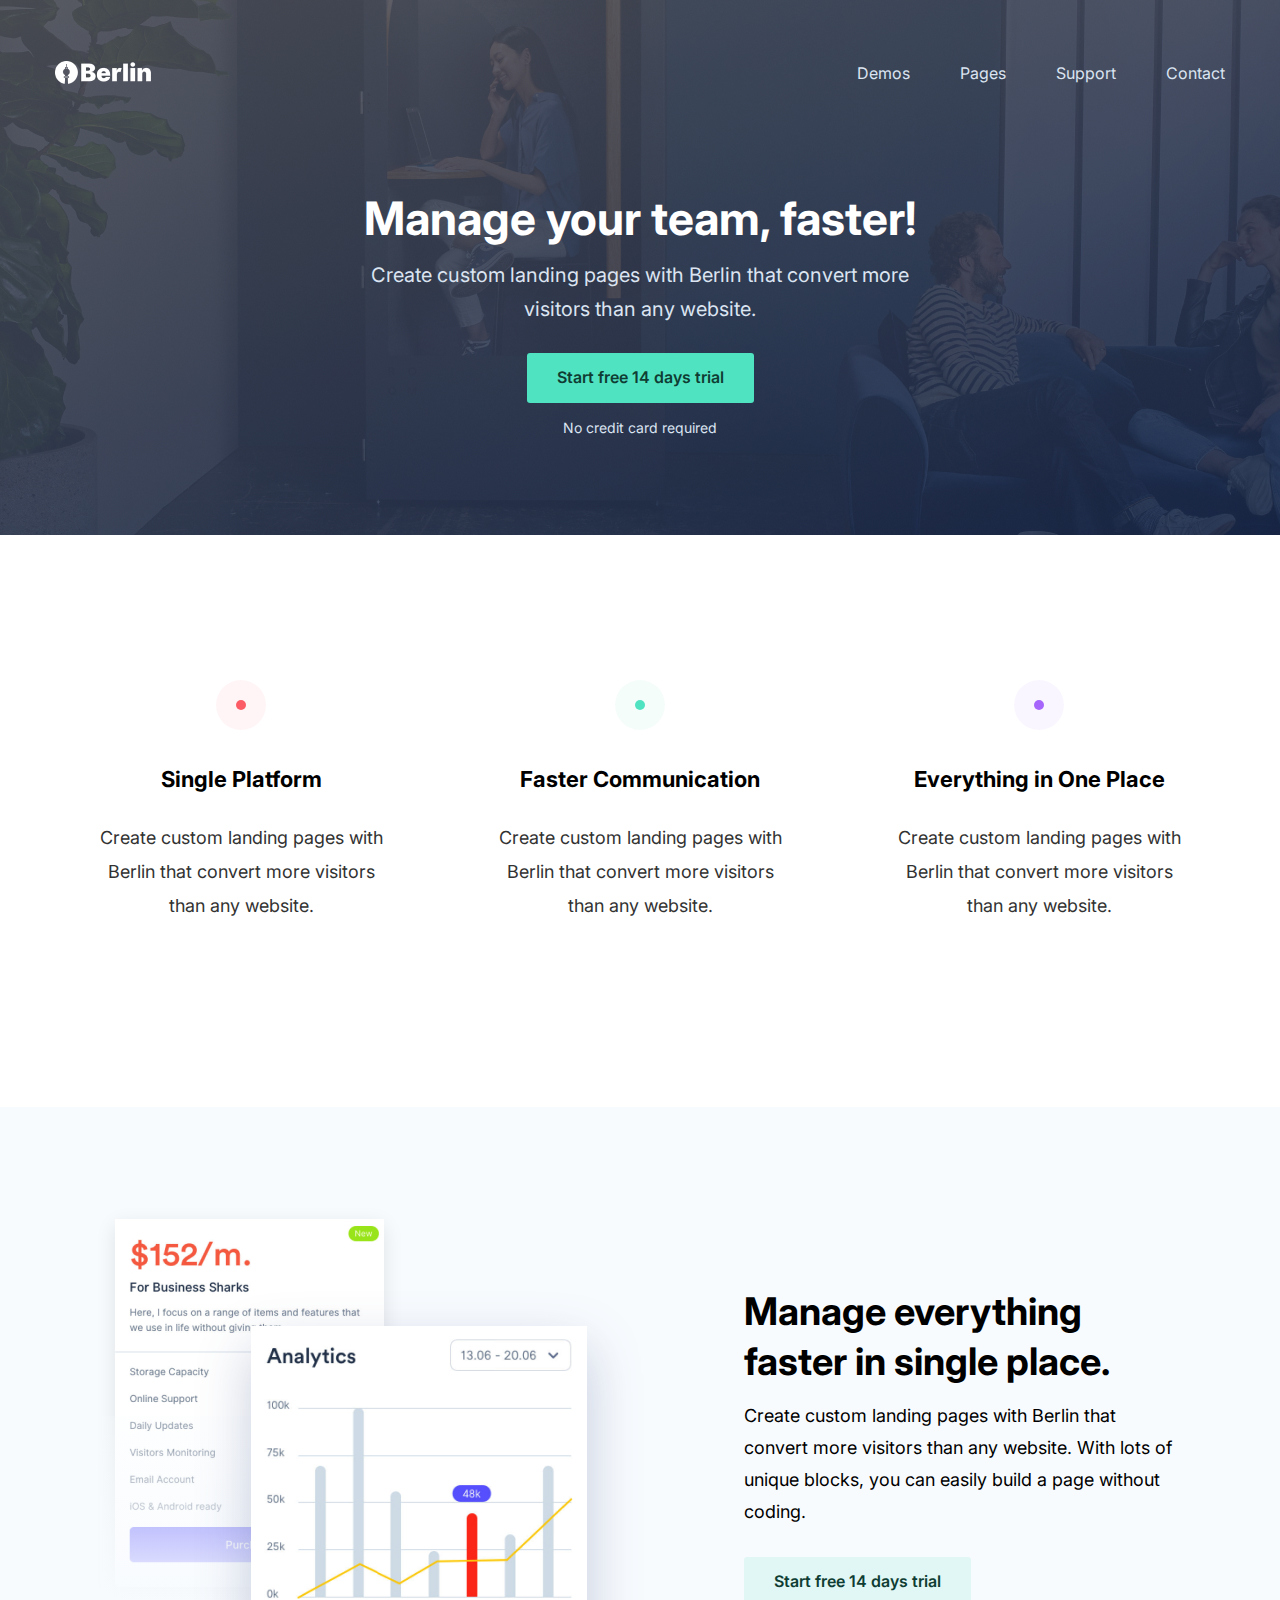
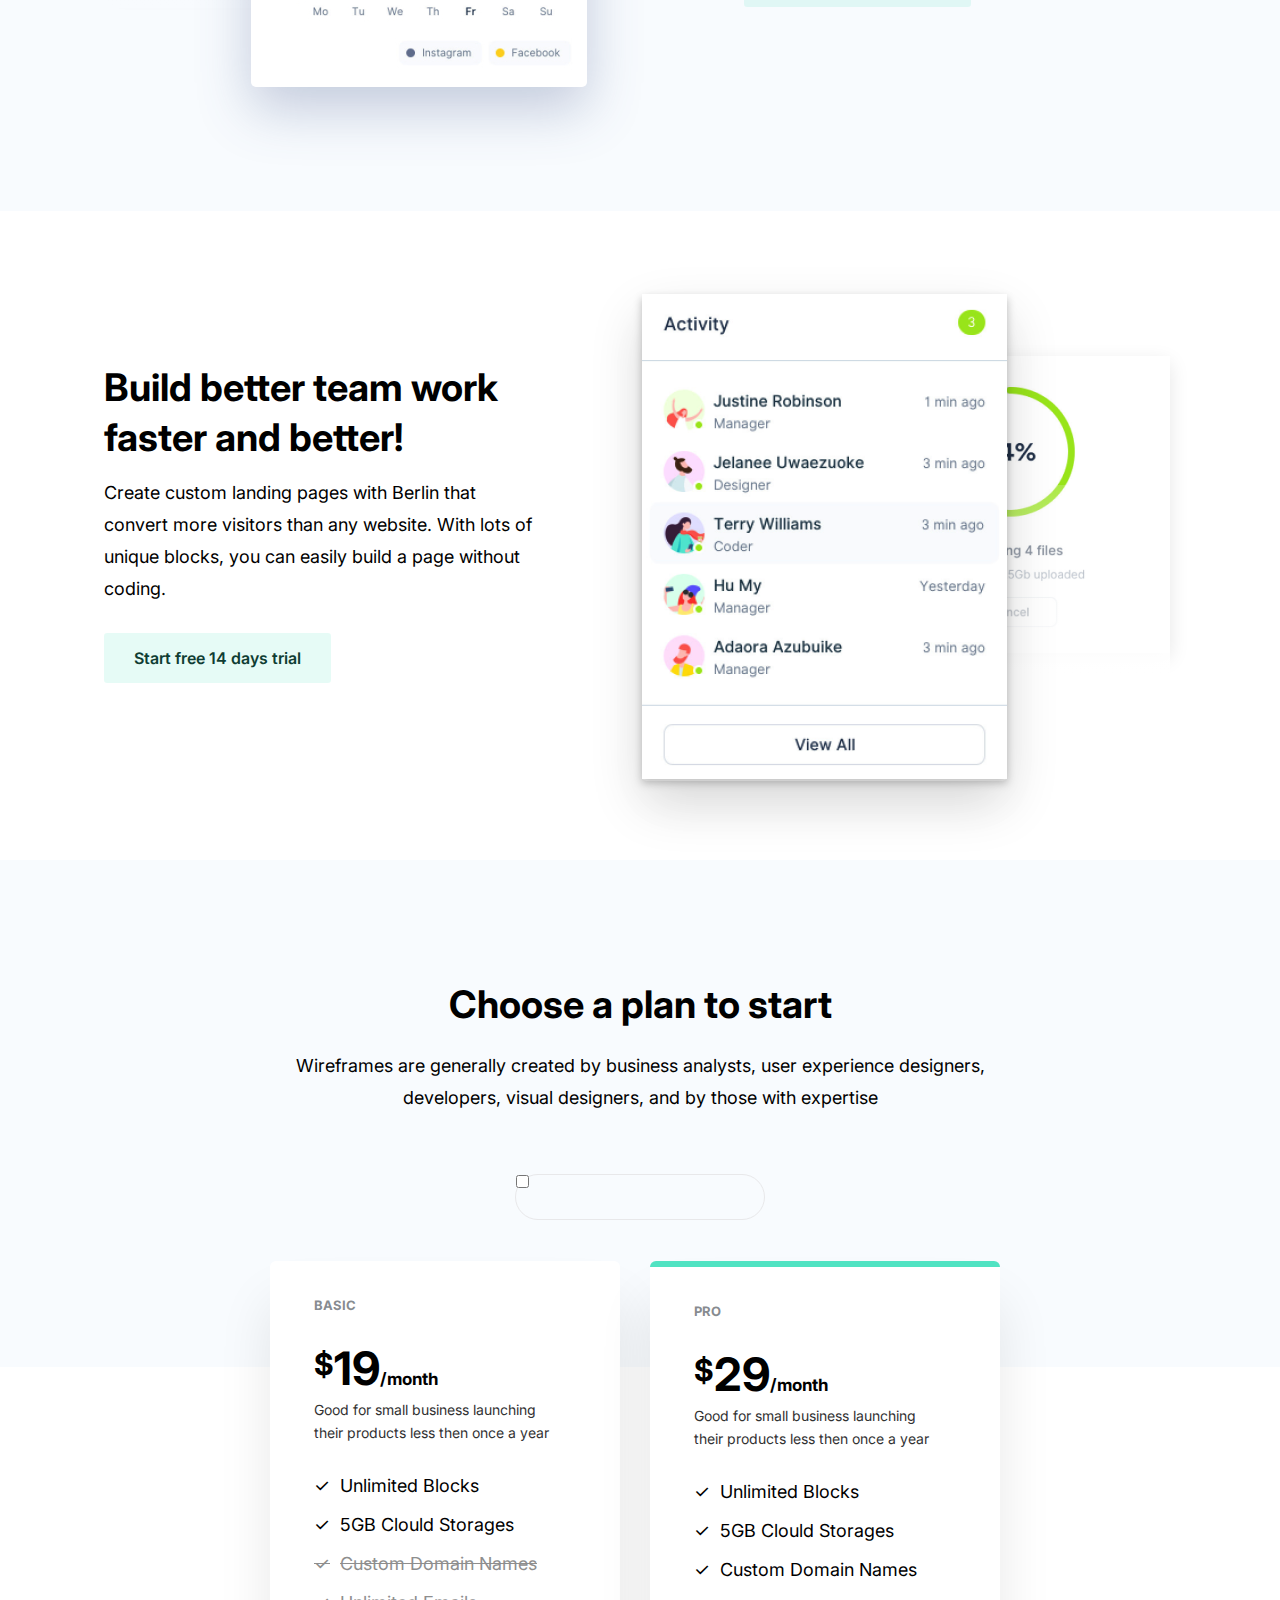
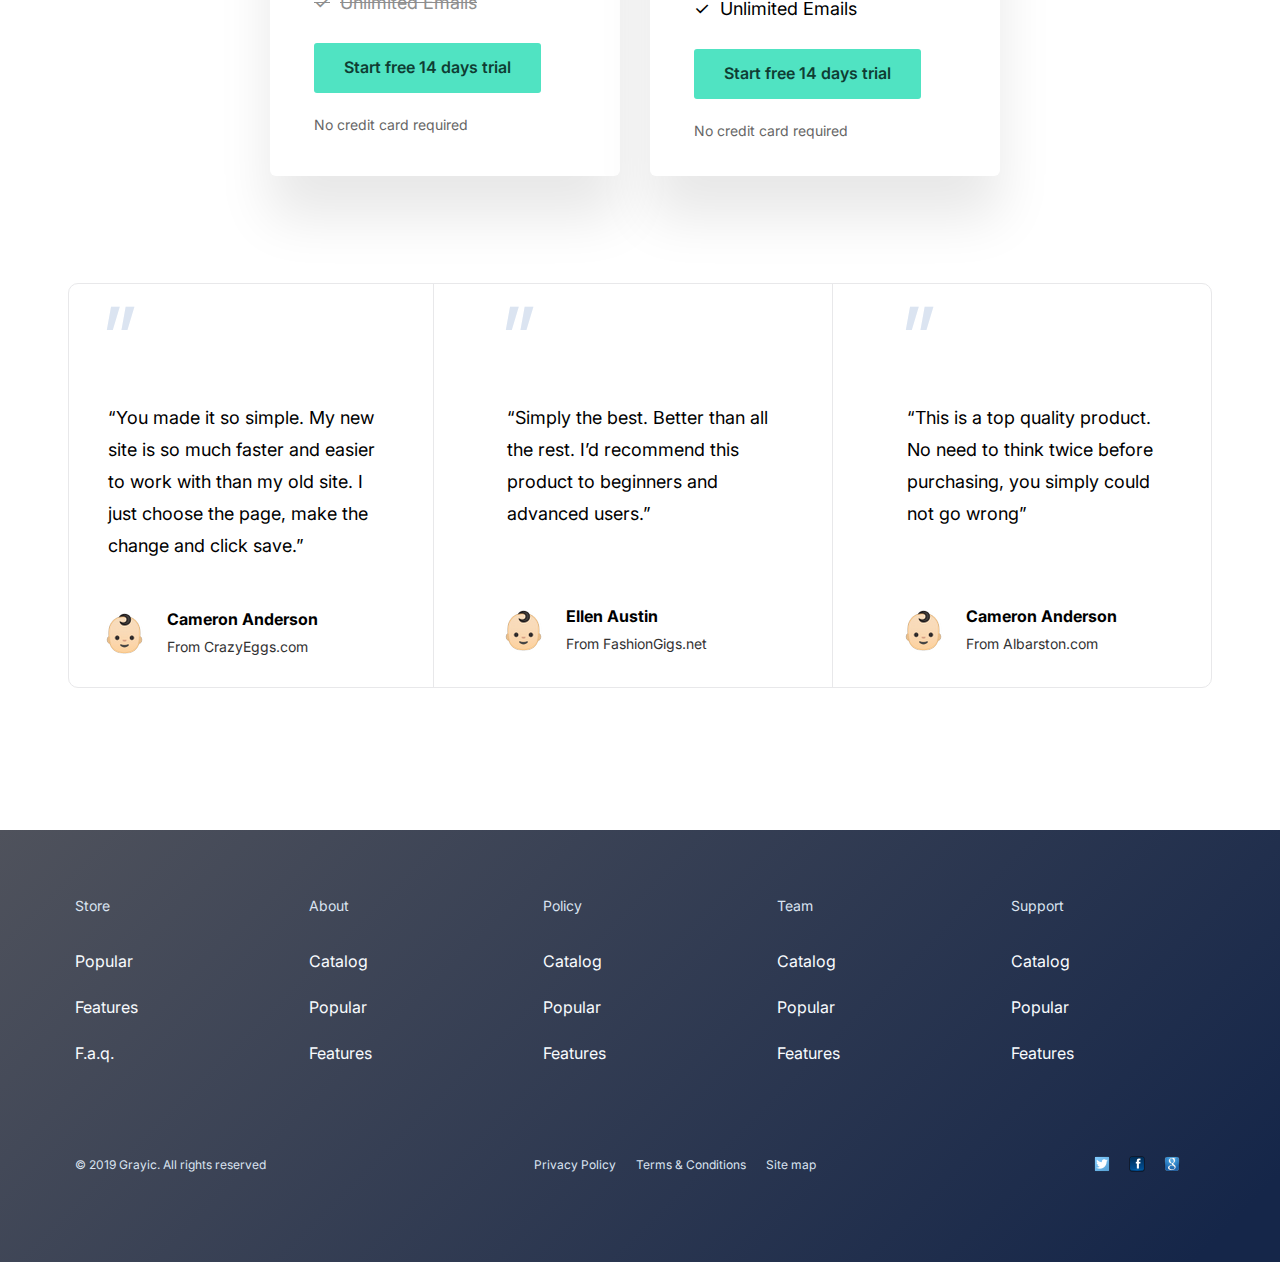
<file: index.html>
<!DOCTYPE html>
<html lang="en">
<head>
  <meta http-equiv="Content-Type" content="text/html; charset=UTF-8">
  <meta name="viewport" content="width=device-width,initial-scale=1,maximum-scale=1.0">
  <link rel="preconnect" href="https://fonts.googleapis.com">
  <link rel="preconnect" href="https://fonts.gstatic.com" crossorigin>
  <link href="https://fonts.googleapis.com/css2?family=Inter:wght@400;600;700&display=swap" rel="stylesheet">
  <link rel="stylesheet" href="css/style.css">
  <title>Berlin</title>
</head>
<body>
  <div class="wrapper">
    <header class="header">
      <div class="header__body">
        <div class="header__logo">
          <a href="index.html"><img src="img/logo.png" alt="Logo"></a>
        </div>
        <nav class="header__menu">
          <ul class="menu__list">
            <li class="menu__item"><a href="">Demos</a></li>
            <li class="menu__item"><a href="">Pages</a></li>
            <li class="menu__item"><a href="">Support</a></li>
            <li class="menu__item"><a href="contact.html">Contact</a></li>
          </ul>
        </nav>
      </div>
    </header>

    <div class="content-top">
      <div class="content-top__container">
        <h2 class="content-top__title">Manage your team, faster!</h2>
        <p class="content-top__text">
          Create custom landing pages with Berlin that convert more visitors than any website.
        </p>
        <button class="content-top__button button-dark">
          Start free 14 days trial
        </button>
        <p class="content-top__not-cart not-cart">No credit card required</p>

      </div>
    </div>

    <div class="feature">
      <div class="feature__container">
        <div class="feature__item">
          <div class="feature__button-red">
            <div class="feature__button-small"></div>
          </div>
          <h2 class="feature__item__title">Single Platform</h2>
          <p class="feature__item__text">
            Create custom landing pages with Berlin that convert more visitors than any website.
          </p>
        </div>
        <div class="feature__item-line block-vert-line"></div>
        <div class="feature__item">
          <div class="feature__button-blue">
            <div class="feature__button-small"></div>
          </div>
          <h2 class="feature__item__title">Faster Communication</h2>
          <p class="feature__item__text">
            Create custom landing pages with Berlin that convert more visitors than any website.
          </p>
        </div>
        <div class="feature__item-line block-vert-line"></div>
        <div class="feature__item">
          <div class="feature__button-violet">
            <div class="feature__button-small"></div>
          </div>
          <h2 class="feature__item__title">Everything in One Place</h2>
          <p class="feature__item__text">
            Create custom landing pages with Berlin that convert more visitors than any website.
          </p>
        </div>
      </div>
    </div>

    <div class="content__block1">
      <div class="content__block1-container">
        <div class="content__block1__img">
          <div class="content__block1__img transparent-layer"></div>
          <div class="analytics-img">
            <img src="img/2.jpg" alt="analytics">
          </div>
          <div class="deposit-img">
            <img src="img/Bitmap.jpg" alt="course">
          </div>
        </div>
        <div class="content__block1-content">
          <h2 class="content__block1__title">Manage everything faster in single place.</h2>
          <p class="content__block1__text">
            Create custom landing pages with Berlin that convert more visitors than any website. With lots of unique blocks, you can easily build a page without coding.
          </p>
          <button class="content__block1__button button-lite">
            Start free 14 days trial
          </button>
        </div>
      </div>
    </div>
    <div class="content__block2">
      <div class="content__block2-container">
        <div class="content__block2__img">
          <div class="uploading-img">
            <img src="img/uploading1.png" alt="">
          </div>
          <div class="activity-img">
            <img src="img/activity2.jpg" alt="">
          </div>
          <div class="content__block2__img transparent-layer"></div>
        </div>
        <div class="content__block2-content">
          <h2 class="content__block2__title">Build better team work faster and better!</h2>
          <p class="content__block2__text">
            Create custom landing pages with Berlin that convert more visitors than any website. With lots of unique blocks, you can easily build a page without coding.
          </p>
          <button class="content__block2__button button-lite">
            Start free 14 days trial
          </button>

        </div>
      </div>
    </div>
    <div class="pricing">
      <div class="pricing__container_background"></div>
      <div class="pricing__container">
          <h2 class="pricing__title">Choose a plan to start</h2>
          <p class="pricing__text">Wireframes are generally created by business analysts, user experience designers, <br> developers, visual designers, and by those with expertise</p>
        <div class="pricing__list">
          <label class="checkbox">
            <input type="checkbox">
          </label>
          <div class="price__block">
            <div class="price__basic price">
              <p class="rate">basic</p>
              <ul class="rate-month">
                <li class="currency">$</li>
                <li class="money">19</li>
                <li class="period">/month</li>
              </ul>
              <p class="price__basic-text">Good for small business launching their products less then once a year</p>
              <ul class="price__basic-list list">
                <li>Unlimited Blocks</li>
                <li>5GB Clould Storages</li>
                <li>Custom Domain Names</li>
                <li>Unlimited Emails</li>
              </ul>
              <button class="content-top__button button-dark">
                Start free 14 days trial
              </button>
              <p class="not-cart">No credit card required</p>
            </div>
            <div class="price__pro price">
              <p class="rate">pro</p>
              <ul class="rate-month">
                <li class="currency">$</li>
                <li class="money">29</li>
                <li class="period">/month</li>
              </ul>
              <p class="price__basic-text">Good for small business launching their products less then once a year</p>
              <ul class="price__pro-list list">
                <li>Unlimited Blocks</li>
                <li>5GB Clould Storages</li>
                <li>Custom Domain Names</li>
                <li>Unlimited Emails</li>
              </ul>
              <button class="content-top__button button-dark">
                Start free 14 days trial
              </button>
              <p class="not-cart">No credit card required</p>
            </div>
          </div>
        </div>
      </div>
      </div>
    <div class="reviews">
      <div class="reviews__container">
        <div class="reviews__block">
          <ul class="reviews__block-list">
            <li class="noname">&#8221</li>
            <li class="reviews_text">“You made it so simple. My new site is so much faster and easier to work with than my old site. I just choose the page, make the change and click save.”</li>
            <li class="reviews_avatar"><img src="img/avatar-baby43.png" alt="avatar"/></li>
            <li class="reviews_name">Cameron Anderson</li>
            <li class="reviews_mail">From CrazyEggs.com</li>
          </ul>
        </div>
        <div class="reviews__block">
          <ul class="reviews__block-list">
            <li class="noname">&#8221</li>
            <li class="reviews_text">“Simply the best. Better than all the rest. I’d recommend this product to beginners and advanced users.”</li>
            <li class="reviews_avatar"><img src="img/avatar-baby43.png" alt="avatar"/></li>
            <li class="reviews_name">Ellen Austin</li>
            <li class="reviews_mail">From FashionGigs.net</li>
          </ul>
        </div>
        <div class="reviews__block">
          <ul class="reviews__block-list">
            <li class="noname">&#8221</li>
            <li class="reviews_text">“This is a top quality product. No need to think twice before purchasing, you simply could not go wrong”</li>
            <li class="reviews_avatar"><img src="img/avatar-baby43.png" alt="avatar"/></li>
            <li class="reviews_name">Cameron Anderson</li>
            <li class="reviews_mail">From Albarston.com</li>
          </ul>
        </div>
      </div>
    </div>
    <footer class="footer">
      <div class="footer__container">
        <nav class="footer__menu-block">
          <ul class="footer__menu">
            <li class="footer__menu-list"><a href="">Store</a></li>
            <li class="footer__menu-list"><a href="">Popular</a></li>
            <li class="footer__menu-list"><a href="">Features</a></li>
            <li class="footer__menu-list"><a href="">F.a.q.</a></li>
          </ul>
          <ul class="footer__menu">
            <li class="footer__menu-list"><a href="">About</a></li>
            <li class="footer__menu-list"><a href="">Catalog</a></li>
            <li class="footer__menu-list"><a href="">Popular</a></li>
            <li class="footer__menu-list"><a href="">Features</a></li>
          </ul>
          <ul class="footer__menu">
            <li class="footer__menu-list"><a href="">Policy</a></li>
            <li class="footer__menu-list"><a href="">Catalog</a></li>
            <li class="footer__menu-list"><a href="">Popular</a></li>
            <li class="footer__menu-list"><a href="">Features</a></li>
          </ul>
          <ul class="footer__menu">
            <li class="footer__menu-list"><a href="">Team</a></li>
            <li class="footer__menu-list"><a href="">Catalog</a></li>
            <li class="footer__menu-list"><a href="">Popular</a></li>
            <li class="footer__menu-list"><a href="">Features</a></li>
          </ul>
          <ul class="footer__menu">
            <li class="footer__menu-list"><a href="">Support</a></li>
            <li class="footer__menu-list"><a href="">Catalog</a></li>
            <li class="footer__menu-list"><a href="">Popular</a></li>
            <li class="footer__menu-list"><a href="">Features</a></li>
          </ul>
        </nav>
        <div class="footer__bottom">
          <p class="reserved">© 2019 Grayic. All rights reserved</p>
          <ul class="footer__bottom-items">
            <li><a href="">Privacy Policy</a></li>
            <li><a href="">Terms & Conditions</a> </li>
            <li><a href="">Site map</a> </li>
          </ul>
          <div class="social">
            <a href=""><img src="img/Twitter-icon%20(16x16).png" alt="twitter"></a>
            <a href=""><img src="img/Social-Network-Facebook-icon.png" alt="facebook"></a>
            <a href=""><img src="img/google-icon.png" alt="google"></a>
          </div>
        </div>
      </div>

    </footer>
  </div>
</body>
</html>
</file>
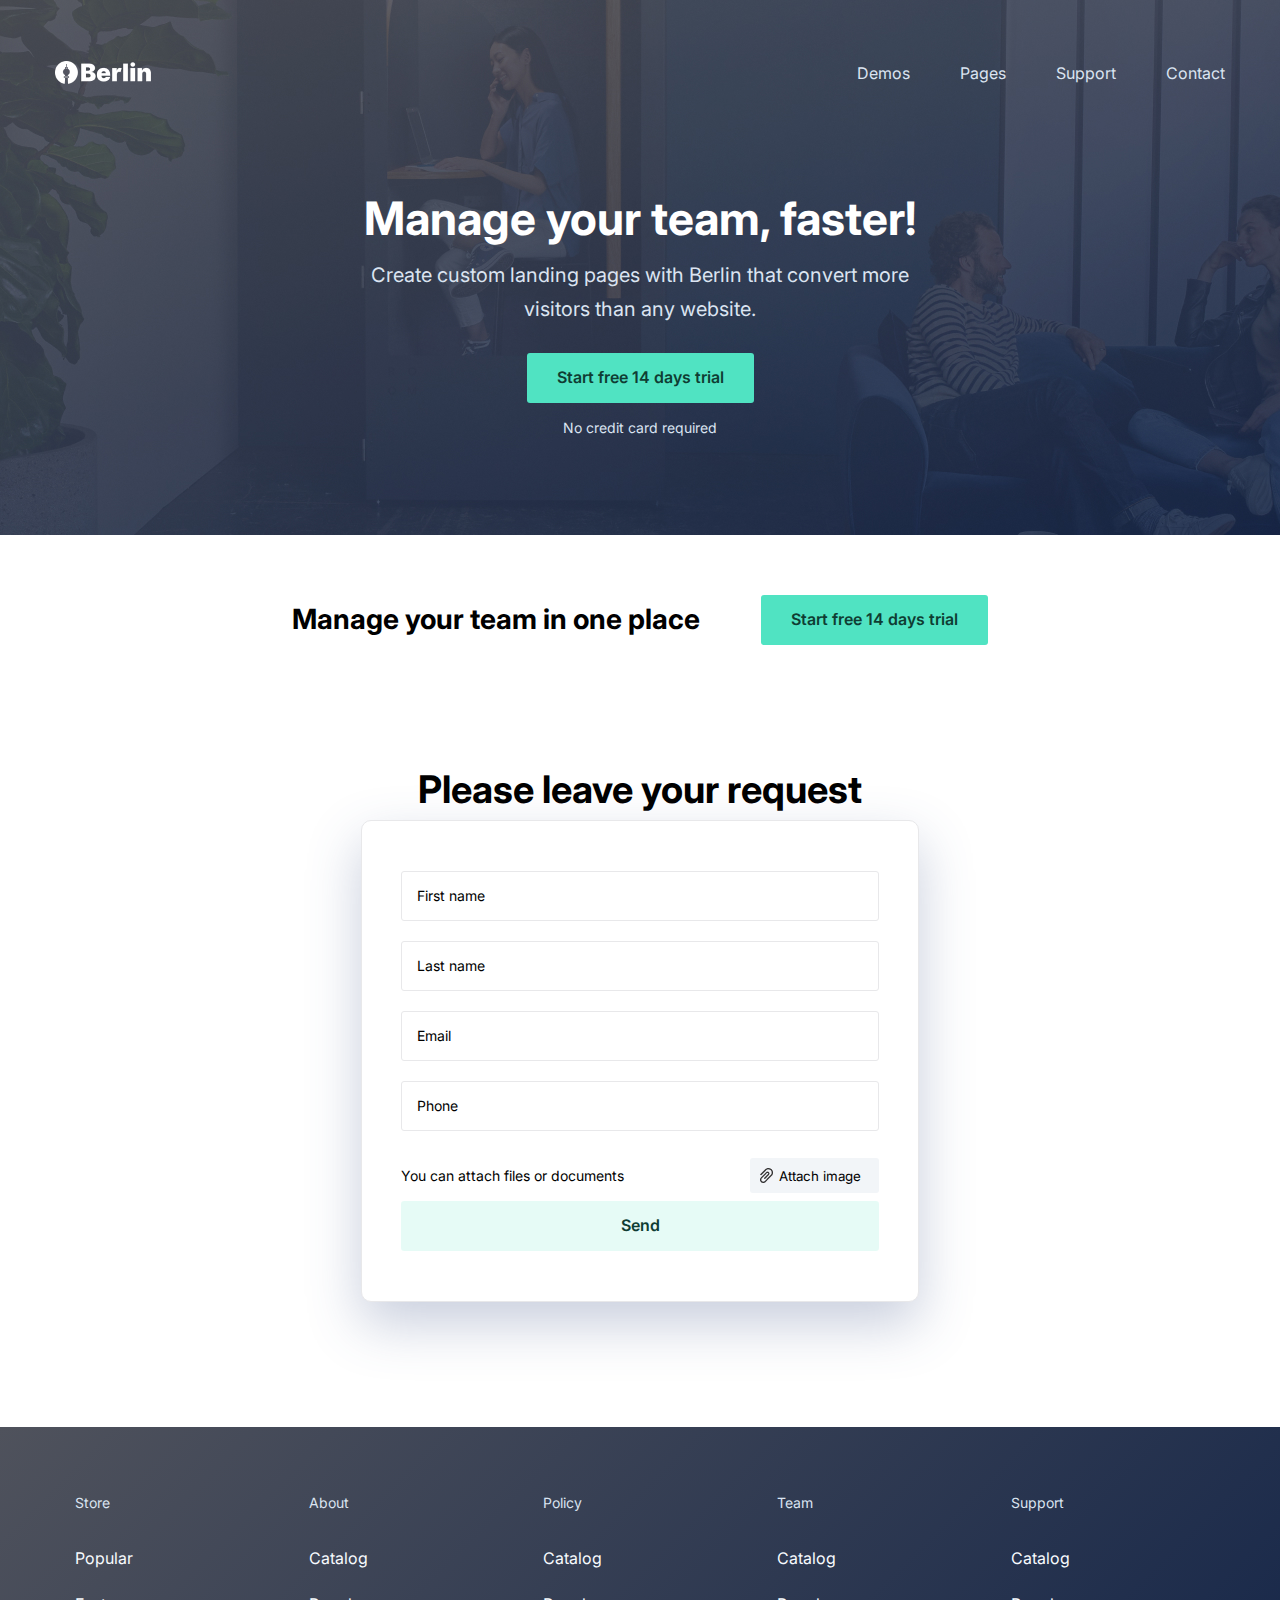
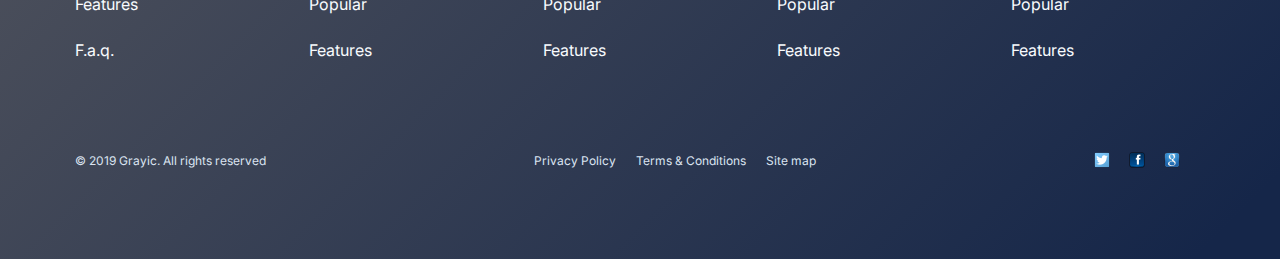
<file: contact.html>
<!DOCTYPE html>
<html lang="en">
<head>
    <meta http-equiv="Content-Type" content="text/html; charset=UTF-8">
    <meta name="viewport" content="width=device-width,initial-scale=1,maximum-scale=1.0">
    <link rel="preconnect" href="https://fonts.googleapis.com">
    <link rel="preconnect" href="https://fonts.gstatic.com" crossorigin>
    <link href="https://fonts.googleapis.com/css2?family=Inter:wght@400;600;700&display=swap" rel="stylesheet">
    <link rel="stylesheet" href="css/style.css">
    <title>Contact_Berlin</title>
</head>
<body>
<div class="wrapper">
    <header class="header">
        <div class="header__body">
            <div class="header__logo">
                <a href="index.html"><img src="img/logo.png" alt="Logo"></a>
            </div>
            <nav class="header__menu">
                <ul class="menu__list">
                    <li class="menu__item"><a href="">Demos</a></li>
                    <li class="menu__item"><a href="">Pages</a></li>
                    <li class="menu__item"><a href="">Support</a></li>
                    <li class="menu__item"><a href="">Contact</a></li>
                </ul>
            </nav>
        </div>
    </header>
    <div class="content-top content-top_contact">
        <div class="content-top__container">
            <h2 class="content-top__title">Manage your team, faster!</h2>
            <p class="content-top__text">
                Create custom landing pages with Berlin that convert more visitors than any website.
            </p>
            <button class="content-top__button button-dark">
                Start free 14 days trial
            </button>
            <p class="content-top__not-cart not-cart">No credit card required</p>

        </div>
    </div>
    <div class="Manage">
        <h2 class="Manage__title">Manage your team in one place</h2>
        <button class="Manage__button button-dark">
            Start free 14 days trial
        </button>
    </div>
    <div class="feedback">
        <div class="feedback__container">
            <h2 class="feedback__title">Please leave your request</h2>

            <div class="feedback__form-block">

                <form class="feedback__form-block_item">
                    <input class="feedback__form-item" type="text" name="firstname" value="First name">
                    <input class="feedback__form-item" type="text" name="lastname" value="Last name">
                    <input class="feedback__form-item" type="text" name="e-mail" value="Email">
                    <input class="feedback__form-item" type="text" name="phone" value="Phone">
                </form>
                <div class="attach__file">
                    <p>You can attach files or documents</p>
                    <button class="attach__file_button">Attach image</button>
                </div>
                <button class="feedback__form-block_button button-lite">
                    Send
                </button>
            </div>
        </div>
    </div>

    <footer class="footer">
        <div class="footer__container">
            <nav class="footer__menu-block">
                <ul class="footer__menu">
                    <li class="footer__menu-list"><a href="">Store</a></li>
                    <li class="footer__menu-list"><a href="">Popular</a></li>
                    <li class="footer__menu-list"><a href="">Features</a></li>
                    <li class="footer__menu-list"><a href="">F.a.q.</a></li>
                </ul>
                <ul class="footer__menu">
                    <li class="footer__menu-list"><a href="">About</a></li>
                    <li class="footer__menu-list"><a href="">Catalog</a></li>
                    <li class="footer__menu-list"><a href="">Popular</a></li>
                    <li class="footer__menu-list"><a href="">Features</a></li>
                </ul>
                <ul class="footer__menu">
                    <li class="footer__menu-list"><a href="">Policy</a></li>
                    <li class="footer__menu-list"><a href="">Catalog</a></li>
                    <li class="footer__menu-list"><a href="">Popular</a></li>
                    <li class="footer__menu-list"><a href="">Features</a></li>
                </ul>
                <ul class="footer__menu">
                    <li class="footer__menu-list"><a href="">Team</a></li>
                    <li class="footer__menu-list"><a href="">Catalog</a></li>
                    <li class="footer__menu-list"><a href="">Popular</a></li>
                    <li class="footer__menu-list"><a href="">Features</a></li>
                </ul>
                <ul class="footer__menu">
                    <li class="footer__menu-list"><a href="">Support</a></li>
                    <li class="footer__menu-list"><a href="">Catalog</a></li>
                    <li class="footer__menu-list"><a href="">Popular</a></li>
                    <li class="footer__menu-list"><a href="">Features</a></li>
                </ul>
            </nav>
            <div class="footer__bottom">
                <p class="reserved">© 2019 Grayic. All rights reserved</p>
                <ul class="footer__bottom-items">
                    <li><a href="">Privacy Policy</a></li>
                    <li><a href="">Terms & Conditions</a> </li>
                    <li><a href="">Site map</a> </li>
                </ul>
                <div class="social">
                    <a href=""><img src="img/Twitter-icon%20(16x16).png" alt="twitter"></a>
                    <a href=""><img src="img/Social-Network-Facebook-icon.png" alt="facebook"></a>
                    <a href=""><img src="img/google-icon.png" alt="google"></a>
                </div>
            </div>
        </div>

    </footer>
</div>
</body>
</html>
</file>
<file: css/style.css>
@charset "UTF-8";
* {
  padding: 0;
  margin: 0;
  border: 0;
}

*, *:before, *:after {
  -webkit-box-sizing: border-box;
  box-sizing: border-box;
}

:focus, :active {
  outline: none;
}

a:focus, a:active {
  outline: none;
}

nav, footer, header, aside {
  display: block;
}

html, body {
  height: 100%;
  width: 100%;
  line-height: 1;
  font-size: 14px;
  -ms-text-size-adjust: 100%;
  -moz-text-size-adjust: 100%;
  -webkit-text-size-adjust: 100%;
}

input, button, textarea {
  font-family: inherit;
}

input::-ms-clear {
  display: none;
}

button {
  cursor: pointer;
}

button::-moz-focus-inner {
  padding: 0;
  border: 0;
}

a, a:visited {
  text-decoration: none;
}

a:hover {
  text-decoration: none;
}

ul li {
  list-style: none;
}

img {
  vertical-align: top;
}

h1, h2, h3, h4, h5, h6 {
  font-size: inherit;
  font-weight: 400;
}

.button-lite, .button-dark {
  border-radius: 3px;
  min-width: 227px;
  min-height: 50px;
  display: -webkit-box;
  display: -ms-flexbox;
  display: flex;
  -webkit-box-pack: center;
      -ms-flex-pack: center;
          justify-content: center;
  -webkit-box-align: center;
      -ms-flex-align: center;
          align-items: center;
  font: 600 16px/119% "Inter", sans-serif;
  color: #0F3D33;
  padding: 5px 10px;
}

.button-dark {
  background-color: #50e3c2;
}

.button-lite {
  background-color: rgba(80, 227, 194, 0.14);
}

.wrapper {
  min-width: 100%;
  min-height: 100%;
}
.wrapper .header {
  position: absolute;
  left: 0;
  top: 0;
  width: 100%;
}
.wrapper .header .header__body {
  min-height: 145px;
  max-width: 1190px;
  padding: 10px;
  display: -webkit-box;
  display: -ms-flexbox;
  display: flex;
  -webkit-box-pack: justify;
      -ms-flex-pack: justify;
          justify-content: space-between;
  -webkit-box-align: center;
      -ms-flex-align: center;
          align-items: center;
  margin: 0 auto;
}
@media (max-width: 440px) {
  .wrapper .header .header__body {
    display: -webkit-box;
    display: -ms-flexbox;
    display: flex;
    -webkit-box-orient: vertical;
    -webkit-box-direction: normal;
        -ms-flex-direction: column;
            flex-direction: column;
    -webkit-box-align: center;
        -ms-flex-align: center;
            align-items: center;
    padding-top: 50px;
  }
}
.wrapper .header .header__body .header__menu .menu__list {
  display: -webkit-box;
  display: -ms-flexbox;
  display: flex;
  -webkit-box-pack: end;
      -ms-flex-pack: end;
          justify-content: flex-end;
  -webkit-box-align: center;
      -ms-flex-align: center;
          align-items: center;
  -ms-flex-wrap: wrap;
      flex-wrap: wrap;
}
.wrapper .header .header__body .header__menu .menu__list .menu__item {
  margin-left: 50px;
}
@media (max-width: 540px) {
  .wrapper .header .header__body .header__menu .menu__list .menu__item {
    margin-left: 20px;
  }
}
@media (max-width: 440px) {
  .wrapper .header .header__body .header__menu .menu__list .menu__item {
    margin-left: 10px;
  }
}
.wrapper .header .header__body .header__menu .menu__list .menu__item a {
  font: 16px/150% "Inter", sans-serif;
  color: #DBE4F1;
}
@media (max-width: 440px) {
  .wrapper .header .header__body .header__menu .menu__list .menu__item a {
    font: 18px/150% "Inter", sans-serif;
  }
}
.wrapper .content-top {
  background: url("../img/top-content-bg.jpg") center center/cover no-repeat;
  margin-bottom: 135px;
}
@media (min-width: 936px) and (max-width: 1199px) {
  .wrapper .content-top {
    margin-bottom: 40px;
  }
}
@media (max-width: 937px) {
  .wrapper .content-top {
    margin-bottom: 30px;
  }
}
.wrapper .content-top .content-top__container {
  max-width: 1190px;
  padding: 185px 10px 20px 10px;
  min-height: 535px;
  margin: 0 auto;
  display: -webkit-box;
  display: -ms-flexbox;
  display: flex;
  display: flex;
  -webkit-box-orient: vertical;
  -webkit-box-direction: normal;
      -ms-flex-direction: column;
          flex-direction: column;
  -webkit-box-align: center;
      -ms-flex-align: center;
          align-items: center;
}
.wrapper .content-top .content-top__title {
  font-family: "Inter", sans-serif;
  font-size: 46px;
  line-height: 147.8260869565%;
  color: #FFFFFF;
  font-weight: bold;
  margin-bottom: 5px;
  text-align: center;
}
.wrapper .content-top .content-top__text {
  font-family: "Inter", sans-serif;
  font-size: 20px;
  line-height: 170%;
  color: #DBE4F1;
  margin-bottom: 27px;
  max-width: 560px;
  text-align: center;
}
.wrapper .content-top .not-cart {
  font: 14px/28px "Inter", sans-serif;
  color: #DBE4F1;
}
.wrapper .content-top .content-top__button {
  margin-bottom: 11px;
}
.wrapper .feature {
  margin-bottom: 175px;
}
@media (min-width: 936px) and (max-width: 1199px) {
  .wrapper .feature {
    margin-bottom: 50px;
  }
}
@media (max-width: 937px) {
  .wrapper .feature {
    margin-bottom: 30px;
  }
}
.wrapper .feature .feature__container {
  display: -webkit-box;
  display: -ms-flexbox;
  display: flex;
  -webkit-box-pack: justify;
      -ms-flex-pack: justify;
          justify-content: space-between;
  -ms-flex-wrap: wrap;
      flex-wrap: wrap;
  margin: 0 auto;
  max-width: 1110px;
}
@media (min-width: 420px) and (max-width: 940px) {
  .wrapper .feature .feature__container {
    -webkit-box-pack: center;
        -ms-flex-pack: center;
            justify-content: center;
    -ms-flex-wrap: nowrap;
        flex-wrap: nowrap;
  }
}
@media (max-width: 419px) {
  .wrapper .feature .feature__container {
    display: -webkit-box;
    display: -ms-flexbox;
    display: flex;
    -webkit-box-orient: vertical;
    -webkit-box-direction: normal;
        -ms-flex-direction: column;
            flex-direction: column;
    -webkit-box-align: center;
        -ms-flex-align: center;
            align-items: center;
  }
}
.wrapper .feature .block-vert-line {
  background-color: #E8E8EA;
  display: -webkit-box;
  display: -ms-flexbox;
  display: flex;
  border: 1px solid white;
  height: 115px;
  margin-top: 115px;
  padding: 0;
}
@media (max-width: 419px) {
  .wrapper .feature .block-vert-line {
    display: none;
  }
}
.wrapper .feature .feature__item {
  display: -webkit-box;
  display: -ms-flexbox;
  display: flex;
  -webkit-box-orient: vertical;
  -webkit-box-direction: normal;
      -ms-flex-direction: column;
          flex-direction: column;
  -webkit-box-align: center;
      -ms-flex-align: center;
          align-items: center;
  max-width: 312px;
  padding: 10px;
}
.wrapper .feature .feature__item__title {
  font-family: "Inter", sans-serif;
  font-size: 22px;
  line-height: 154.5454545455%;
  color: #000000;
  font-weight: bold;
  margin-top: 33px;
  margin-bottom: 24px;
}
@media (min-width: 420px) and (max-width: 940px) {
  .wrapper .feature .feature__item__title {
    font-family: "Inter", sans-serif;
    font-size: 17px;
    line-height: 20px;
    font-weight: bold;
    text-align: center;
  }
}
@media (max-width: 419px) {
  .wrapper .feature .feature__item__title {
    margin: 10px 0;
  }
}
.wrapper .feature .feature__item__text {
  font-family: "Inter", sans-serif;
  font-size: 18px;
  line-height: 188.8888888889%;
  color: #323232;
  text-align: center;
}
@media (min-width: 420px) and (max-width: 940px) {
  .wrapper .feature .feature__item__text {
    font-family: "Inter", sans-serif;
    font-size: 15px;
    line-height: 20px;
    color: #323232;
    text-align: center;
  }
}
.wrapper .feature .feature__button-red {
  width: 50px;
  height: 50px;
  border-radius: 50%;
  display: -webkit-box;
  display: -ms-flexbox;
  display: flex;
  -webkit-box-pack: center;
      -ms-flex-pack: center;
          justify-content: center;
  -webkit-box-align: center;
      -ms-flex-align: center;
          align-items: center;
  background-color: rgba(252, 92, 101, 0.06);
}
.wrapper .feature .feature__button-red .feature__button-small {
  width: 10px;
  height: 10px;
  border-radius: 50%;
  display: -webkit-box;
  display: -ms-flexbox;
  display: flex;
  -webkit-box-pack: center;
      -ms-flex-pack: center;
          justify-content: center;
  -webkit-box-align: center;
      -ms-flex-align: center;
          align-items: center;
  background-color: #fc5c65;
}
.wrapper .feature .feature__button-blue {
  width: 50px;
  height: 50px;
  border-radius: 50%;
  display: -webkit-box;
  display: -ms-flexbox;
  display: flex;
  -webkit-box-pack: center;
      -ms-flex-pack: center;
          justify-content: center;
  -webkit-box-align: center;
      -ms-flex-align: center;
          align-items: center;
  background-color: rgba(80, 227, 194, 0.06);
}
.wrapper .feature .feature__button-blue .feature__button-small {
  width: 10px;
  height: 10px;
  border-radius: 50%;
  display: -webkit-box;
  display: -ms-flexbox;
  display: flex;
  -webkit-box-pack: center;
      -ms-flex-pack: center;
          justify-content: center;
  -webkit-box-align: center;
      -ms-flex-align: center;
          align-items: center;
  background-color: #50e3c2;
}
.wrapper .feature .feature__button-violet {
  width: 50px;
  height: 50px;
  border-radius: 50%;
  display: -webkit-box;
  display: -ms-flexbox;
  display: flex;
  -webkit-box-pack: center;
      -ms-flex-pack: center;
          justify-content: center;
  -webkit-box-align: center;
      -ms-flex-align: center;
          align-items: center;
  background-color: rgba(166, 101, 251, 0.06);
}
.wrapper .feature .feature__button-violet .feature__button-small {
  width: 10px;
  height: 10px;
  border-radius: 50%;
  display: -webkit-box;
  display: -ms-flexbox;
  display: flex;
  -webkit-box-pack: center;
      -ms-flex-pack: center;
          justify-content: center;
  -webkit-box-align: center;
      -ms-flex-align: center;
          align-items: center;
  background-color: #a665fb;
}
.wrapper .content__block1 {
  background-color: #F8FBFE;
}
.wrapper .content__block1 .content__block1-container {
  margin: 0 auto;
  max-width: 1080px;
  min-height: 704px;
  display: -webkit-box;
  display: -ms-flexbox;
  display: flex;
  -webkit-box-align: center;
      -ms-flex-align: center;
          align-items: center;
  -webkit-box-pack: justify;
      -ms-flex-pack: justify;
          justify-content: space-between;
  -ms-flex-wrap: wrap;
      flex-wrap: wrap;
}
@media (min-width: 320px) and (max-width: 1200px) {
  .wrapper .content__block1 .content__block1-container {
    min-height: 0;
    padding: 10px;
  }
}
@media (min-width: 320px) and (max-width: 991px) {
  .wrapper .content__block1 .content__block1-container {
    -webkit-box-pack: center;
        -ms-flex-pack: center;
            justify-content: center;
  }
}
.wrapper .content__block1 .content__block1-container .content__block1__img {
  display: -webkit-box;
  display: -ms-flexbox;
  display: flex;
  position: relative;
  height: 487px;
  width: 487px;
}
@media (min-width: 310px) and (max-width: 500px) {
  .wrapper .content__block1 .content__block1-container .content__block1__img {
    overflow: auto;
  }
}
.wrapper .content__block1 .content__block1-container .content__block1__img .analytics-img {
  background: #FFFFFF;
  -webkit-box-shadow: 0 22px 54px rgba(67, 87, 138, 0.29);
          box-shadow: 0 22px 54px rgba(67, 87, 138, 0.29);
  border-radius: 5px;
  max-width: 336px;
  height: 361px;
  position: absolute;
  top: 110px;
  left: 151px;
  z-index: 2;
}
.wrapper .content__block1 .content__block1-container .content__block1__img .transparent-layer {
  background: -webkit-gradient(linear, left top, left bottom, color-stop(-26.82%, rgba(248, 251, 254, 0.0001)), color-stop(100%, #F8FBFE), to(#FFFFFF));
  background: linear-gradient(180deg, rgba(248, 251, 254, 0.0001) -26.82%, #F8FBFE 100%, #FFFFFF);
  max-width: 351px;
  height: 192px;
  position: absolute;
  top: 200px;
  z-index: 1;
}
.wrapper .content__block1 .content__block1-container .content__block1__img .deposit-img {
  background: #FFFFFF;
  border-radius: 5px;
  max-width: 279px;
  height: 368px;
  position: absolute;
  top: 3px;
  left: 15px;
  z-index: 0;
  -webkit-box-shadow: 0 6px 20px rgba(0, 0, 0, 0.103346);
          box-shadow: 0 6px 20px rgba(0, 0, 0, 0.103346);
}
.wrapper .content__block1 .content__block1-container .content__block1-content {
  display: -webkit-box;
  display: -ms-flexbox;
  display: flex;
  -webkit-box-orient: vertical;
  -webkit-box-direction: normal;
      -ms-flex-direction: column;
          flex-direction: column;
  -webkit-box-align: start;
      -ms-flex-align: start;
          align-items: flex-start;
  position: relative;
  -ms-flex-wrap: wrap;
      flex-wrap: wrap;
  width: 436px;
  min-height: 345px;
}
@media (min-width: 320px) and (max-width: 943px) {
  .wrapper .content__block1 .content__block1-container .content__block1-content {
    display: -webkit-box;
    display: -ms-flexbox;
    display: flex;
    -webkit-box-orient: vertical;
    -webkit-box-direction: normal;
        -ms-flex-direction: column;
            flex-direction: column;
    -webkit-box-align: center;
        -ms-flex-align: center;
            align-items: center;
  }
}
.wrapper .content__block1 .content__block1-container .content__block1-content .content__block1__title {
  font-family: "Inter", sans-serif;
  font-size: 38px;
  line-height: 131.5789473684%;
  color: #000000;
  font-weight: bold;
  margin-bottom: 14px;
}
@media (min-width: 320px) and (max-width: 943px) {
  .wrapper .content__block1 .content__block1-container .content__block1-content .content__block1__title {
    text-align: center;
  }
}
.wrapper .content__block1 .content__block1-container .content__block1-content .content__block1__text {
  font-family: "Inter", sans-serif;
  font-size: 18px;
  line-height: 177.7777777778%;
  color: #000000;
  margin-bottom: 29px;
}
@media (min-width: 320px) and (max-width: 943px) {
  .wrapper .content__block1 .content__block1-container .content__block1-content .content__block1__text {
    text-align: center;
  }
}
.wrapper .content__block2 {
  background-color: #FFFFFF;
}
.wrapper .content__block2 .content__block2-container {
  margin: 0 auto;
  max-width: 1160px;
  min-height: 649px;
  display: -webkit-box;
  display: -ms-flexbox;
  display: flex;
  -webkit-box-align: center;
      -ms-flex-align: center;
          align-items: center;
  -ms-flex-pack: distribute;
      justify-content: space-around;
  -webkit-box-orient: horizontal;
  -webkit-box-direction: reverse;
      -ms-flex-direction: row-reverse;
          flex-direction: row-reverse;
  -ms-flex-wrap: wrap;
      flex-wrap: wrap;
}
@media (min-width: 320px) and (max-width: 1200px) {
  .wrapper .content__block2 .content__block2-container {
    min-height: 0;
    padding: 10px;
  }
}
@media (min-width: 320px) and (max-width: 1005px) {
  .wrapper .content__block2 .content__block2-container {
    -webkit-box-pack: center;
        -ms-flex-pack: center;
            justify-content: center;
  }
}
.wrapper .content__block2 .content__block2-container .content__block2__img {
  display: -webkit-box;
  display: -ms-flexbox;
  display: flex;
  position: relative;
  width: 549px;
  height: 490px;
}
@media (min-width: 320px) and (max-width: 1005px) {
  .wrapper .content__block2 .content__block2-container .content__block2__img {
    margin-bottom: 10px;
  }
}
@media (min-width: 310px) and (max-width: 500px) {
  .wrapper .content__block2 .content__block2-container .content__block2__img {
    overflow: auto;
  }
}
.wrapper .content__block2 .content__block2-container .content__block2__img .uploading-img {
  -webkit-box-shadow: 0 6px 20px rgba(0, 0, 0, 0.103346);
          box-shadow: 0 6px 20px rgba(0, 0, 0, 0.103346);
  border-radius: 5px;
  width: 320px;
  height: 297px;
  position: absolute;
  top: 65px;
  right: 6px;
  z-index: 0;
}
.wrapper .content__block2 .content__block2-container .content__block2__img .transparent-layer {
  background: -webkit-gradient(linear, left top, left bottom, color-stop(-23.88%, rgba(255, 255, 255, 0.0001)), to(#FFFFFF));
  background: linear-gradient(180deg, rgba(255, 255, 255, 0.0001) -23.88%, #FFFFFF 100%);
  width: 320px;
  height: 192px;
  position: absolute;
  top: 194px;
  left: 223px;
  z-index: 1;
}
@media (min-width: 320px) and (max-width: 560px) {
  .wrapper .content__block2 .content__block2-container .content__block2__img .transparent-layer {
    display: none;
  }
}
.wrapper .content__block2 .content__block2-container .content__block2__img .activity-img {
  border-radius: 5px;
  width: 365px;
  height: 487px;
  position: absolute;
  top: 3px;
  left: 15px;
  z-index: 2;
  -webkit-filter: drop-shadow(0px 4px 4px rgba(0, 0, 0, 0.25));
          filter: drop-shadow(0px 4px 4px rgba(0, 0, 0, 0.25));
  -webkit-box-shadow: 0 22px 54px rgba(0, 0, 0, 0.136011);
          box-shadow: 0 22px 54px rgba(0, 0, 0, 0.136011);
}
.wrapper .content__block2 .content__block2-container .content__block2-content {
  display: -webkit-box;
  display: -ms-flexbox;
  display: flex;
  -webkit-box-orient: vertical;
  -webkit-box-direction: normal;
      -ms-flex-direction: column;
          flex-direction: column;
  -webkit-box-align: start;
      -ms-flex-align: start;
          align-items: flex-start;
  position: relative;
  -ms-flex-wrap: wrap;
      flex-wrap: wrap;
  width: 436px;
  min-height: 345px;
}
@media (min-width: 320px) and (max-width: 1005px) {
  .wrapper .content__block2 .content__block2-container .content__block2-content {
    display: -webkit-box;
    display: -ms-flexbox;
    display: flex;
    -webkit-box-orient: vertical;
    -webkit-box-direction: normal;
        -ms-flex-direction: column;
            flex-direction: column;
    -webkit-box-align: center;
        -ms-flex-align: center;
            align-items: center;
  }
}
.wrapper .content__block2 .content__block2-container .content__block2-content .content__block2__title {
  font-family: "Inter", sans-serif;
  font-size: 38px;
  line-height: 131.5789473684%;
  color: #000000;
  font-weight: bold;
  margin-bottom: 14px;
}
@media (min-width: 320px) and (max-width: 1005px) {
  .wrapper .content__block2 .content__block2-container .content__block2-content .content__block2__title {
    text-align: center;
  }
}
.wrapper .content__block2 .content__block2-container .content__block2-content .content__block2__text {
  font-family: "Inter", sans-serif;
  font-size: 18px;
  line-height: 177.7777777778%;
  color: #000000;
  margin-bottom: 29px;
}
@media (min-width: 320px) and (max-width: 1005px) {
  .wrapper .content__block2 .content__block2-container .content__block2-content .content__block2__text {
    text-align: center;
  }
}
.wrapper .pricing {
  margin-bottom: 107px;
}
@media (min-width: 320px) and (max-width: 1200px) {
  .wrapper .pricing {
    margin-bottom: 10px;
  }
}
.wrapper .pricing .pricing__container_background {
  background: #F8FBFE;
  height: 507px;
  width: 100%;
  position: absolute;
  z-index: 0;
}
.wrapper .pricing .pricing__container {
  max-width: 1050px;
  min-height: 881px;
  margin: 0 auto;
  display: -webkit-box;
  display: -ms-flexbox;
  display: flex;
  -webkit-box-orient: vertical;
  -webkit-box-direction: normal;
      -ms-flex-direction: column;
          flex-direction: column;
  -webkit-box-align: center;
      -ms-flex-align: center;
          align-items: center;
  -ms-flex-wrap: wrap;
      flex-wrap: wrap;
  position: relative;
}
.wrapper .pricing .pricing__container .pricing__title {
  font-family: "Inter", sans-serif;
  font-size: 38px;
  line-height: 131.5789473684%;
  color: #000000;
  font-weight: bold;
  padding: 120px 0 0 0;
  margin-bottom: 20px;
  text-align: center;
}
@media (min-width: 320px) and (max-width: 1200px) {
  .wrapper .pricing .pricing__container .pricing__title {
    padding: 50px 0 0 0;
    margin-bottom: 10px;
  }
}
.wrapper .pricing .pricing__container .pricing__text {
  font-family: "Inter", sans-serif;
  font-size: 18px;
  line-height: 177.7777777778%;
  color: #000000;
  margin-bottom: 60px;
  text-align: center;
}
@media (min-width: 320px) and (max-width: 1200px) {
  .wrapper .pricing .pricing__container .pricing__text {
    margin-bottom: 40px;
  }
}
.wrapper .pricing .pricing__container .pricing__list {
  display: -webkit-box;
  display: -ms-flexbox;
  display: flex;
  -webkit-box-orient: vertical;
  -webkit-box-direction: normal;
      -ms-flex-direction: column;
          flex-direction: column;
  -webkit-box-align: center;
      -ms-flex-align: center;
          align-items: center;
  -ms-flex-wrap: wrap;
      flex-wrap: wrap;
  margin: 0 auto;
}
.wrapper .pricing .pricing__container .checkbox {
  height: 46px;
  width: 250px;
  background: #F8FBFE;
  border: 1px solid #E8E8EA;
  border-radius: 23px;
  margin-bottom: 41px;
}
@media (min-width: 320px) and (max-width: 780px) {
  .wrapper .pricing .pricing__container .checkbox {
    margin-bottom: 20px;
  }
}
.wrapper .pricing .pricing__container .price__block {
  display: -webkit-box;
  display: -ms-flexbox;
  display: flex;
  -ms-flex-wrap: wrap;
      flex-wrap: wrap;
}
.wrapper .pricing .pricing__container .price__block .price {
  height: 515px;
  width: 350px;
  padding: 28px 60px 28px 44px;
  margin-right: 30px;
  background: #FFFFFF;
  -webkit-box-shadow: 0 42px 54px rgba(0, 0, 0, 0.0939481);
          box-shadow: 0 42px 54px rgba(0, 0, 0, 0.0939481);
  border-radius: 6px;
}
@media (min-width: 370px) and (max-width: 780px) {
  .wrapper .pricing .pricing__container .price__block .price {
    margin: 5px;
  }
}
@media (min-width: 320px) and (max-width: 370px) {
  .wrapper .pricing .pricing__container .price__block .price {
    margin: 5px;
    width: 310px;
    padding: 18px 40px 18px 34px;
  }
}
.wrapper .pricing .pricing__container .price__block .price:last-child {
  margin-right: 10px;
}
@media (min-width: 320px) and (max-width: 780px) {
  .wrapper .pricing .pricing__container .price__block .price:last-child {
    margin-right: 10px;
  }
}
.wrapper .pricing .pricing__container .price__block .price .rate {
  font-family: "Inter", sans-serif;
  font-size: 13px;
  line-height: 32px;
  font-weight: bold;
  color: #878B90;
  text-transform: uppercase;
  margin-bottom: 17px;
}
.wrapper .pricing .pricing__container .price__block .price .rate-month {
  display: -webkit-box;
  display: -ms-flexbox;
  display: flex;
  -webkit-box-align: baseline;
      -ms-flex-align: baseline;
          align-items: baseline;
}
.wrapper .pricing .pricing__container .price__block .price .rate-month .currency {
  font-family: "Inter", sans-serif;
  font-size: 30px;
  line-height: 36px;
  font-weight: bold;
  -ms-flex-item-align: start;
      align-self: flex-start;
  position: relative;
  top: 8px;
}
.wrapper .pricing .pricing__container .price__block .price .rate-month .money {
  font-family: "Inter", sans-serif;
  font-size: 46px;
  line-height: 60px;
  font-weight: bold;
}
.wrapper .pricing .pricing__container .price__block .price .rate-month .period {
  font-family: "Inter", sans-serif;
  font-size: 17px;
  line-height: 21px;
  font-weight: bold;
}
.wrapper .pricing .pricing__container .price__block .price .price__basic-text {
  font-family: "Inter", sans-serif;
  font-size: 14px;
  line-height: 23px;
  color: #323232;
  margin-bottom: 26px;
}
.wrapper .pricing .pricing__container .price__block .price .list li {
  font-family: "Inter", sans-serif;
  font-size: 18px;
  line-height: 32px;
  color: #000000;
  margin-bottom: 7px;
}
.wrapper .pricing .pricing__container .price__block .price .list li:last-of-type {
  margin-bottom: 24px;
}
.wrapper .pricing .pricing__container .price__block .price .list li:before {
  content: "✓";
  padding-right: 10px;
  text-decoration: none;
}
.wrapper .pricing .pricing__container .price__block .price .button-dark {
  margin-bottom: 18px;
}
.wrapper .pricing .pricing__container .price__block .price .not-cart {
  font-family: "Inter", sans-serif;
  font-size: 14px;
  line-height: 200%;
  color: #666666;
}
@media (min-width: 320px) and (max-width: 991px) {
  .wrapper .pricing .pricing__container .price__block {
    -webkit-box-pack: center;
        -ms-flex-pack: center;
            justify-content: center;
  }
}
.wrapper .pricing .pricing__container .price__block .price__pro {
  border-top: #50E3C2 solid 6px;
}
.wrapper .pricing .pricing__container .price__block .price__basic-list > li:nth-child(n+3) {
  color: #8E8E8E;
  text-decoration: line-through;
}
.wrapper .reviews {
  margin-bottom: 142px;
}
@media (min-width: 320px) and (max-width: 1200px) {
  .wrapper .reviews {
    margin-bottom: 20px;
  }
}
.wrapper .reviews .reviews__container {
  max-width: 1144px;
  min-height: 405px;
  border: 1px solid #E8E8EA;
  border-radius: 10px;
  margin: 0 auto;
  display: -webkit-box;
  display: -ms-flexbox;
  display: flex;
  -ms-flex-wrap: wrap;
      flex-wrap: wrap;
  -ms-flex-pack: distribute;
      justify-content: space-around;
}
@media (min-width: 320px) and (max-width: 1148px) {
  .wrapper .reviews .reviews__container {
    margin: 10px;
  }
}
@media (min-width: 320px) and (max-width: 882px) {
  .wrapper .reviews .reviews__container {
    border: none;
  }
}
.wrapper .reviews .reviews__block {
  display: -webkit-box;
  display: -ms-flexbox;
  display: flex;
  border-right: 1px solid #E8E8EA;
  padding-right: 55px;
}
@media (min-width: 320px) and (max-width: 1200px) {
  .wrapper .reviews .reviews__block {
    padding-right: 16px;
  }
}
@media (min-width: 320px) and (max-width: 882px) {
  .wrapper .reviews .reviews__block {
    border: 1px solid #E8E8EA;
    border-radius: 10px;
    margin: 10px;
  }
}
.wrapper .reviews .reviews__block:last-of-type {
  border-right: none;
  padding-right: 0;
}
@media (min-width: 320px) and (max-width: 882px) {
  .wrapper .reviews .reviews__block:last-of-type {
    border: 1px solid #E8E8EA;
    border-radius: 10px;
  }
}
.wrapper .reviews .reviews__block-list {
  display: -webkit-box;
  display: -ms-flexbox;
  display: flex;
  position: relative;
  -webkit-box-orient: vertical;
  -webkit-box-direction: normal;
      -ms-flex-direction: column;
          flex-direction: column;
}
.wrapper .reviews .noname {
  font-family: "Inter", sans-serif;
  font-size: 98px;
  line-height: 121%;
  color: #DBE4F1;
}
.wrapper .reviews .reviews_text {
  font-family: "Inter", sans-serif;
  font-size: 18px;
  line-height: 177%;
  color: #000000;
  position: relative;
  min-height: 157px;
  width: 275px;
  padding-left: 5px;
}
.wrapper .reviews .reviews_avatar {
  height: 43px;
  width: 43px;
  position: relative;
  top: 50px;
  -webkit-box-flex: 0;
      -ms-flex: 0 0 auto;
          flex: 0 0 auto;
}
.wrapper .reviews .reviews_name {
  font-family: "Inter", sans-serif;
  font-size: 16px;
  line-height: 175%;
  font-weight: bold;
  position: relative;
  left: 64px;
  width: -webkit-fit-content;
  width: -moz-fit-content;
  width: fit-content;
}
.wrapper .reviews .reviews_mail {
  font-family: "Inter", sans-serif;
  font-size: 14px;
  line-height: 200%;
  color: #323232;
  position: relative;
  left: 64px;
  width: -webkit-fit-content;
  width: -moz-fit-content;
  width: fit-content;
}
.wrapper .footer {
  background: linear-gradient(315.06deg, #152649 5%, #4F525C 100%);
}
.wrapper .footer .footer__container {
  max-width: 1150px;
  min-height: 432px;
  margin: 0 auto;
  display: -webkit-box;
  display: -ms-flexbox;
  display: flex;
  -webkit-box-orient: vertical;
  -webkit-box-direction: normal;
      -ms-flex-direction: column;
          flex-direction: column;
}
@media (min-width: 320px) and (max-width: 1100px) {
  .wrapper .footer .footer__container {
    min-height: 0;
  }
}
.wrapper .footer .footer__container .footer__menu-block {
  display: -webkit-box;
  display: -ms-flexbox;
  display: flex;
  -ms-flex-wrap: wrap;
      flex-wrap: wrap;
  margin-bottom: 75px;
}
@media (min-width: 320px) and (max-width: 1100px) {
  .wrapper .footer .footer__container .footer__menu-block {
    margin-bottom: 40px;
    -webkit-box-pack: justify;
        -ms-flex-pack: justify;
            justify-content: space-between;
  }
}
.wrapper .footer .footer__container .footer__menu-block .footer__menu {
  min-width: 165px;
  display: -webkit-box;
  display: -ms-flexbox;
  display: flex;
  -webkit-box-orient: vertical;
  -webkit-box-direction: normal;
      -ms-flex-direction: column;
          flex-direction: column;
  -webkit-box-align: start;
      -ms-flex-align: start;
          align-items: flex-start;
  padding: 60px 0 10px 10px;
  margin-right: 69px;
}
@media (min-width: 945px) and (max-width: 1100px) {
  .wrapper .footer .footer__container .footer__menu-block .footer__menu {
    margin-right: 30px;
  }
}
@media (min-width: 865px) and (max-width: 945px) {
  .wrapper .footer .footer__container .footer__menu-block .footer__menu {
    margin-right: 10px;
  }
}
@media (min-width: 320px) and (max-width: 865px) {
  .wrapper .footer .footer__container .footer__menu-block .footer__menu {
    margin-right: 10px;
    min-width: 100px;
  }
}
@media (min-width: 320px) and (max-width: 1000px) {
  .wrapper .footer .footer__container .footer__menu-block .footer__menu {
    padding: 15px 0 10px 10px;
  }
}
.wrapper .footer .footer__container .footer__menu-block .footer__menu:last-child {
  margin-right: 0;
}
.wrapper .footer .footer__container .footer__menu-block .footer__menu .footer__menu-list {
  margin-bottom: 12px;
}
.wrapper .footer .footer__container .footer__menu-block .footer__menu .footer__menu-list a {
  font-family: "Inter", sans-serif;
  font-size: 16px;
  line-height: 212.5%;
  color: #F8FBFE;
}
.wrapper .footer .footer__container .footer__menu-block .footer__menu .footer__menu-list:first-child {
  margin-bottom: 23px;
}
.wrapper .footer .footer__container .footer__menu-block .footer__menu .footer__menu-list:first-child a {
  font-family: "Inter", sans-serif;
  font-size: 14px;
  line-height: 228%;
  color: #DBE4F1;
}
.wrapper .footer .footer__container .footer__menu-block .footer__menu .footer__menu-list:last-child {
  margin-bottom: 0;
}
.wrapper .footer .footer__container .footer__bottom {
  font-family: "Inter", sans-serif;
  font-size: 12px;
  line-height: 150%;
  color: #DBE4F1;
  display: -webkit-box;
  display: -ms-flexbox;
  display: flex;
  -webkit-box-pack: justify;
      -ms-flex-pack: justify;
          justify-content: space-between;
  -ms-flex-wrap: wrap;
      flex-wrap: wrap;
}
@media (min-width: 320px) and (max-width: 1100px) {
  .wrapper .footer .footer__container .footer__bottom {
    margin-bottom: 20px;
  }
}
@media (min-width: 320px) and (max-width: 620px) {
  .wrapper .footer .footer__container .footer__bottom {
    -ms-flex-wrap: nowrap;
        flex-wrap: nowrap;
  }
}
@media (min-width: 320px) and (max-width: 600px) {
  .wrapper .footer .footer__container .footer__bottom {
    position: relative;
  }
}
.wrapper .footer .footer__container .footer__bottom .reserved {
  margin: 0 10px;
}
@media (min-width: 320px) and (max-width: 660px) {
  .wrapper .footer .footer__container .footer__bottom .reserved {
    font-family: "Inter", sans-serif;
    font-size: 10px;
    line-height: 10px;
    color: #DBE4F1;
    padding-top: 5px;
  }
}
@media (min-width: 320px) and (max-width: 600px) {
  .wrapper .footer .footer__container .footer__bottom .reserved {
    display: -webkit-box;
    display: -ms-flexbox;
    display: flex;
    -webkit-box-align: end;
        -ms-flex-align: end;
            align-items: end;
    position: absolute;
    left: 0;
  }
}
.wrapper .footer .footer__container .footer__bottom .footer__bottom-items {
  display: -webkit-box;
  display: -ms-flexbox;
  display: flex;
}
@media (min-width: 320px) and (max-width: 600px) {
  .wrapper .footer .footer__container .footer__bottom .footer__bottom-items {
    position: absolute;
    bottom: 10px;
    text-align: center;
    display: -webkit-box;
    display: -ms-flexbox;
    display: flex;
    -webkit-box-pack: center;
        -ms-flex-pack: center;
            justify-content: center;
    height: auto;
    width: 100%;
  }
}
.wrapper .footer .footer__container .footer__bottom .footer__bottom-items li {
  margin-right: 20px;
}
@media (min-width: 320px) and (max-width: 600px) {
  .wrapper .footer .footer__container .footer__bottom .footer__bottom-items li:last-child {
    margin-right: 0;
  }
}
.wrapper .footer .footer__container .footer__bottom .footer__bottom-items li a {
  font-family: "Inter", sans-serif;
  font-size: 12px;
  line-height: 150%;
  color: #DBE4F1;
}
@media (min-width: 320px) and (max-width: 600px) {
  .wrapper .footer .footer__container .footer__bottom .footer__bottom-items li a {
    text-align: center;
  }
}
.wrapper .footer .footer__container .footer__bottom .social {
  display: -webkit-box;
  display: -ms-flexbox;
  display: flex;
  padding-right: 35px;
}
@media (min-width: 320px) and (max-width: 600px) {
  .wrapper .footer .footer__container .footer__bottom .social {
    display: -webkit-box;
    display: -ms-flexbox;
    display: flex;
    -webkit-box-align: end;
        -ms-flex-align: end;
            align-items: end;
    position: absolute;
    right: 0;
  }
}
@media (min-width: 320px) and (max-width: 864px) {
  .wrapper .footer .footer__container .footer__bottom .social {
    margin: 0 10px;
    padding-right: 0;
  }
}
.wrapper .footer .footer__container .footer__bottom .social a {
  margin-right: 19px;
}
.wrapper .footer .footer__container .footer__bottom .social :last-child {
  margin-right: 0;
}
.wrapper .content-top_contact {
  margin-bottom: 60px;
}
.wrapper .Manage {
  display: -webkit-box;
  display: -ms-flexbox;
  display: flex;
  -ms-flex-wrap: wrap;
      flex-wrap: wrap;
  -webkit-box-pack: center;
      -ms-flex-pack: center;
          justify-content: center;
  margin-bottom: 120px;
  text-align: center;
}
@media (min-width: 320px) and (max-width: 721px) {
  .wrapper .Manage {
    display: -webkit-box;
    display: -ms-flexbox;
    display: flex;
    -webkit-box-orient: vertical;
    -webkit-box-direction: normal;
        -ms-flex-direction: column;
            flex-direction: column;
    -webkit-box-align: center;
        -ms-flex-align: center;
            align-items: center;
    margin-bottom: 30px;
  }
}
@media (min-width: 720px) and (max-width: 1000px) {
  .wrapper .Manage {
    margin-bottom: 50px;
  }
}
.wrapper .Manage h2 {
  font-family: "Inter", sans-serif;
  font-size: 28px;
  line-height: 178%;
  font-weight: bold;
  margin-right: 61px;
}
@media (min-width: 320px) and (max-width: 721px) {
  .wrapper .Manage h2 {
    margin-right: 0;
  }
}
.wrapper .feedback {
  display: -webkit-box;
  display: -ms-flexbox;
  display: flex;
  -webkit-box-pack: center;
      -ms-flex-pack: center;
          justify-content: center;
  height: 100%;
  width: auto;
  margin-bottom: 120px;
}
@media (min-width: 320px) and (max-width: 1000px) {
  .wrapper .feedback {
    margin-bottom: 20px;
  }
}
.wrapper .feedback .feedback__container {
  display: -webkit-box;
  display: -ms-flexbox;
  display: flex;
  -webkit-box-orient: vertical;
  -webkit-box-direction: normal;
      -ms-flex-direction: column;
          flex-direction: column;
  -webkit-box-align: center;
      -ms-flex-align: center;
          align-items: center;
  display: flex;
  width: 600px;
  height: auto;
}
.wrapper .feedback .feedback__container h2 {
  font-family: "Inter", sans-serif;
  font-size: 38px;
  line-height: 131.5789473684%;
  color: #000000;
  font-weight: bold;
  text-align: center;
}
.wrapper .feedback .feedback__container .feedback_title {
  margin-bottom: 30px;
}
@media (min-width: 320px) and (max-width: 1000px) {
  .wrapper .feedback .feedback__container .feedback_title {
    margin-bottom: 10px;
  }
}
.wrapper .feedback .feedback__container .feedback__form-block {
  display: -webkit-box;
  display: -ms-flexbox;
  display: flex;
  -webkit-box-orient: vertical;
  -webkit-box-direction: normal;
      -ms-flex-direction: column;
          flex-direction: column;
  -webkit-box-align: center;
      -ms-flex-align: center;
          align-items: center;
  width: 93%;
  background: #FFFFFF;
  border: 1px solid #E8E8EA;
  -webkit-box-sizing: border-box;
          box-sizing: border-box;
  -webkit-box-shadow: 0 22px 54px rgba(67, 87, 138, 0.29);
          box-shadow: 0 22px 54px rgba(67, 87, 138, 0.29);
  border-radius: 10px;
  margin: 5px;
}
.wrapper .feedback .feedback__container .feedback__form-block .feedback__form-block_item {
  display: -webkit-box;
  display: -ms-flexbox;
  display: flex;
  -webkit-box-orient: vertical;
  -webkit-box-direction: normal;
      -ms-flex-direction: column;
          flex-direction: column;
  -webkit-box-align: center;
      -ms-flex-align: center;
          align-items: center;
  width: 86%;
}
.wrapper .feedback .feedback__container .feedback__form-block .feedback__form-block_item input {
  font-family: "Inter", sans-serif;
  font-size: 14px;
  line-height: 357.1428571429%;
  color: #000000;
  padding: 15px;
}
.wrapper .feedback .feedback__container .feedback__form-block .feedback__form-block_item .feedback__form-item {
  background: #FFFFFF;
  border: 1px solid #E8E8EA;
  border-radius: 3px;
  margin-bottom: 20px;
  height: 50px;
  width: 100%;
}
.wrapper .feedback .feedback__container .feedback__form-block .feedback__form-block_item .feedback__form-item:first-child {
  margin-top: 50px;
}
.wrapper .feedback .feedback__container .feedback__form-block .attach__file {
  display: -webkit-box;
  display: -ms-flexbox;
  display: flex;
  -webkit-box-align: center;
      -ms-flex-align: center;
          align-items: center;
  -webkit-box-pack: justify;
      -ms-flex-pack: justify;
          justify-content: space-between;
  -ms-flex-wrap: wrap;
      flex-wrap: wrap;
  width: 86%;
  font-family: "Inter", sans-serif;
  font-size: 14px;
  line-height: 357.1428571429%;
  color: #000000;
}
@media (min-width: 320px) and (max-width: 460px) {
  .wrapper .feedback .feedback__container .feedback__form-block .attach__file {
    display: -webkit-box;
    display: -ms-flexbox;
    display: flex;
    -webkit-box-orient: vertical;
    -webkit-box-direction: normal;
        -ms-flex-direction: column;
            flex-direction: column;
    -webkit-box-align: center;
        -ms-flex-align: center;
            align-items: center;
    margin-bottom: 20px;
  }
}
.wrapper .feedback .feedback__container .feedback__form-block .attach__file .attach__file_button {
  background: url("../img/icon_attach2.jpg") 10px no-repeat #F2F5F8;
  padding-left: 10px;
  width: 129px;
  height: 35px;
  border-radius: 3px;
}
.wrapper .feedback .feedback__container .feedback__form-block .feedback__form-block_button {
  width: 86%;
  margin-bottom: 50px;
}

/*@media (min-width: 628px) and (max-width: 1130px) {
  .reviews {
    margin-bottom: 30px;

    .reviews__container {
      max-width: 1144px;
      min-height: 405px;
      border: 1px solid #E8E8EA;
      border-radius: 10px;
      display: flex;
      flex-wrap: wrap;
      justify-content: space-around;
    }

    .reviews__block {
      display: flex;
      border-right: none;
      padding-right: 10px;
    }

    .reviews__block:last-of-type {
      border-right: none;
      padding-right: 0;
    }

    .reviews__block-list {
      display: flex;
      position: relative;
      flex-direction: column;

    }

    .noname {
      @include style-text(98px, 121%, #DBE4F1)
    }

    .reviews_text {
      @include style-text(18px, 177%, $color-black);
      position: relative;
      min-height: 157px;
      width: 275px;

    }

    .reviews_avatar {
      height: 43px;
      width: 43px;
      position: relative;
      top: 50px;
      flex: 0 0 auto;

    }

    .reviews_name {
      @include style-title(16px, 175%);
      position: relative;
      left: 64px;
    }

    .reviews_mail {
      @include style-text(14px, 200%, $color-text);
      position: relative;
      left: 64px;
    }
  }
  .footer {

    .footer__container {

      .footer__menu-block {
        display: flex;
        flex-wrap: wrap;
        margin-bottom: 75px;

        .footer__menu {
          min-width: 20%;
          display: flex;
          flex-direction: column;
          align-items: flex-start;
          padding: 10px;
          margin-right: 10px;

          &:last-child {
            margin-right: 0;
          }

          .footer__menu-list {
            margin-bottom: 12px;

            a {
              @include footer_menu_text;
              }
            }

            &:first-child {
              margin-bottom: 23px;

              a {
                @include style-text(14px, 228%, #DBE4F1);
              }
            }

            &:last-child {
              margin-bottom: 0;
            }
          }

        }
      }

      .footer__bottom {
        @include footer_bottom_text;
        display: flex;
        justify-content: space-between;
        margin-bottom: 10px;
        flex-wrap: wrap;

        .reserved {

        }

        .footer__bottom-items {
          display: flex;

          li {
            margin-right: 20px;

            a {
              @include footer_bottom_text;
            }
          }
        }

        .social {
          display: flex;
          padding-right: 35px;

          a {
            margin-right: 19px;
          }

          :last-child {
            margin-right: 0;
          }
        }
      }
    }
  }

@media (min-width: 479px) and (max-width: 629px) {
  .reviews {
    margin-bottom: 30px;

    .reviews__container {
      max-width: 1144px;
      min-height: 405px;
      border: 1px solid #E8E8EA;
      border-radius: 10px;
      display: flex;
      flex-wrap: wrap;
      justify-content: space-around;
    }

    .reviews__block {
      display: flex;
      border-right: none;
      padding-right: 10px;
    }

    .reviews__block:last-of-type {
      border-right: none;
      padding-right: 0;
    }

    .reviews__block-list {
      display: flex;
      position: relative;
      flex-direction: column;

    }

    .noname {
      @include style-text(98px, 121%, #DBE4F1)
    }

    .reviews_text {
      @include style-text(18px, 177%, $color-black);
      position: relative;
      min-height: 157px;
      width: 275px;

    }

    .reviews_avatar {
      height: 43px;
      width: 43px;
      position: relative;
      top: 50px;
      flex: 0 0 auto;

    }

    .reviews_name {
      @include style-title(16px, 175%);
      position: relative;
      left: 64px;
    }

    .reviews_mail {
      @include style-text(14px, 200%, $color-text);
      position: relative;
      left: 64px;
    }
  }
  .content-top {
    margin-bottom: 10px;
  }
  .feature__container {
    @include flex-column-center;
  }
  .content-top__title {
    font-size: 30px;
  }
  .feature {
    .block-vert-line {
      display: none;
    }
  }
  .content__block1-content {
    @include flex-column-center;
  }
  .content__block1__title, .content__block1__text  {
    text-align: center;
  }
  .content__block2__title, .content__block2__text  {
    text-align: center;
  }
}
@media (max-width: 480px) {
  .content-top {
    margin-bottom: 10px;
  }
  .feature__container {
    @include flex-column-center;
  }
  .content-top__title {
    font-size: 30px;
  }
  .feature {
    .block-vert-line {
      display: none;
    }
  }
  .content__block1-content {
    @include flex-column-center;
  }
  .content__block1__title, .content__block1__text {
    text-align: center;
  }
  .content__block2__title, .content__block2__text {
    text-align: center;
  }
  .pricing {
    .pricing__list {
      @include flex-column-center;
    }
    .price__block {
      @include flex-column-center;
    }
    .price {
      margin-right: 0;
    }
  }
  .reviews {
    margin-bottom: 10px;

    .reviews__container {
      max-width: 1144px;
      min-height: 405px;
      border: 1px solid #E8E8EA;
      border-radius: 10px;
      @include flex-column-center;
      flex-wrap: wrap;
    }

    .reviews__block {
      display: flex;
      border-right: none;
      padding-right: 10px;
    }

    .reviews__block:last-of-type {
      border-right: none;
      padding-right: 0;
    }

    .reviews__block-list {
      display: flex;
      position: relative;
      flex-direction: column;

    }

    .noname {
      @include style-text(98px, 121%, #DBE4F1)
    }

    .reviews_text {
      @include style-text(18px, 177%, $color-black);
      position: relative;
      min-height: 157px;
      width: 275px;

    }

    .reviews_avatar {
      height: 43px;
      width: 43px;
      position: relative;
      top: 50px;
      flex: 0 0 auto;

    }

    .reviews_name {
      @include style-title(16px, 175%);
      position: relative;
      left: 64px;
    }

    .reviews_mail {
      @include style-text(14px, 200%, $color-text);
      position: relative;
      left: 64px;
    }
  }
  .footer {
    background: linear-gradient(315.06deg, #152649 5%, #4F525C 100%);
    .footer__container {
      .footer__menu-block {
        @include flex-column-center;
        margin-bottom: 10px;

        .footer__menu {
          min-width: 165px;
          @include flex-column-center;
          padding: 10px;
          margin-right: 5px;

          &:last-child {
            margin-right: 0;
          }

          .footer__menu-list {
            margin-bottom: 12px;

            a {
              @include footer_menu_text;
            }

            &:first-child {
              margin-bottom: 23px;

              a {
                @include style-text(14px, 228%, #DBE4F1);
              }
            }

            &:last-child {
              margin-bottom: 0;
            }
          }

        }
      }

      .footer__bottom {
        @include footer_bottom_text;
        @include flex-column-center;
        margin-bottom: 10px;
        flex-wrap: wrap;

        .reserved {

        }

        .footer__bottom-items {
          display: flex;

          li {
            margin-right: 20px;

            a {
              @include footer_bottom_text;
            }
          }
        }

        .social {
          display: flex;
          padding-right: 35px;

          a {
            margin-right: 19px;
          }

          :last-child {
            margin-right: 0;
          }
        }
      }
    }
  }
}
*/
</file>
